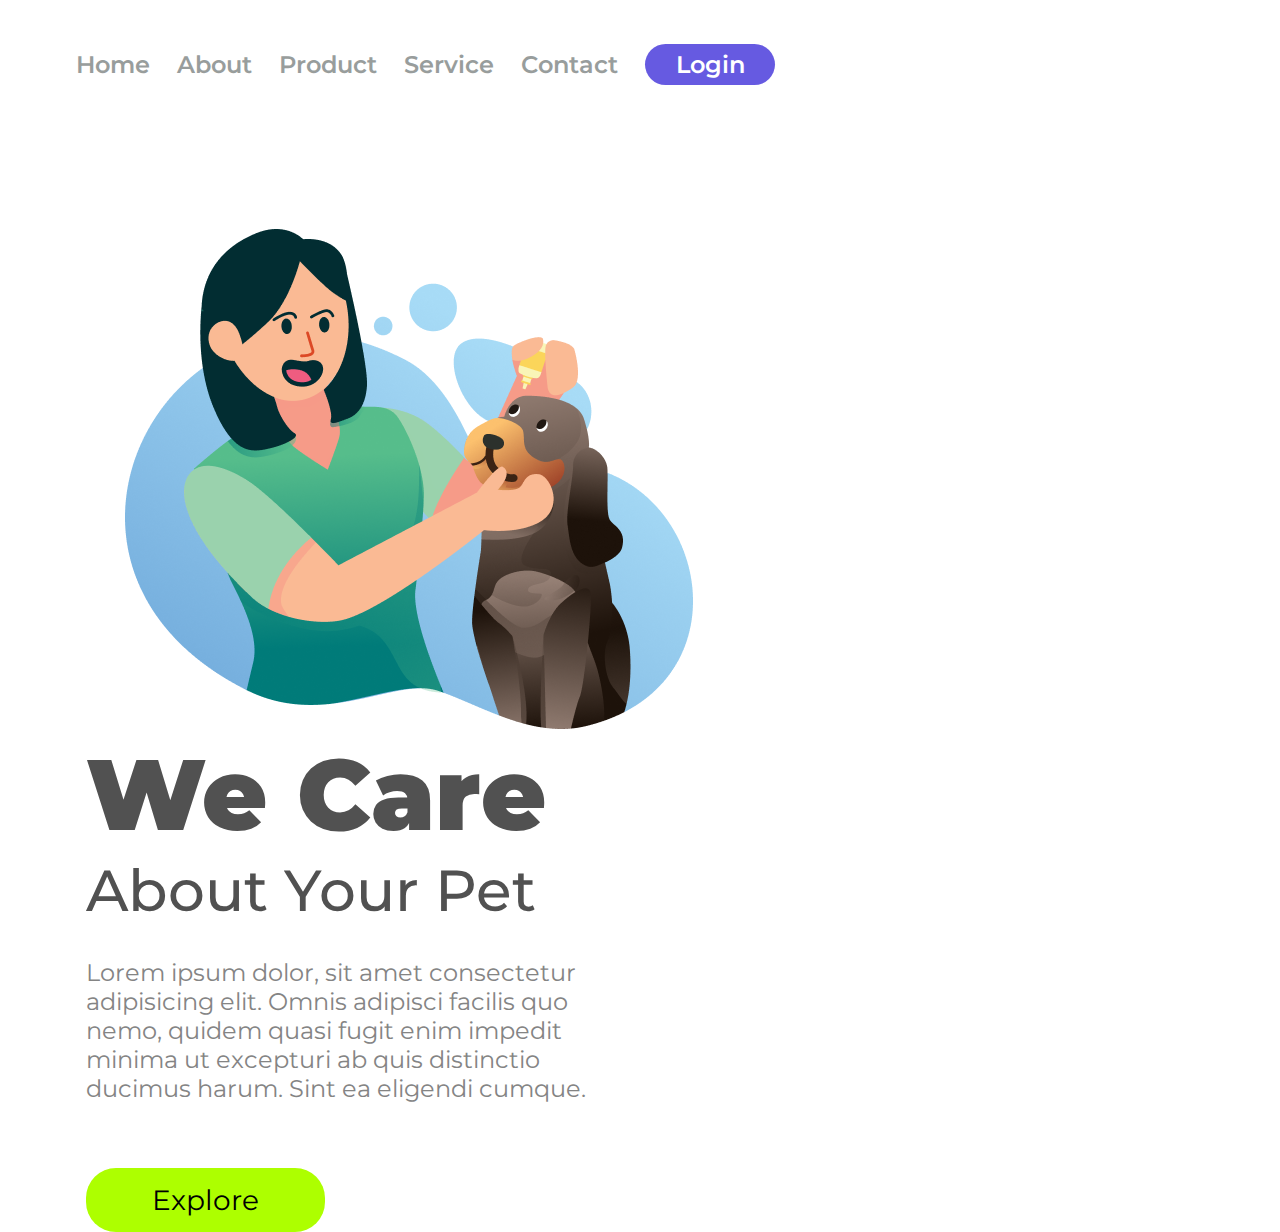
<file: Desafio CSS I/index.html>
<!DOCTYPE html>
<html lang="pt-br">
<head>
    <meta charset="UTF-8">
    <meta name="viewport" content="width=device-width, initial-scale=1.0">
    <link rel="stylesheet" href="./styles.css">
    <link rel="preconnect" href="https://fonts.googleapis.com">
    <link rel="preconnect" href="https://fonts.gstatic.com" crossorigin>
    <link href="https://fonts.googleapis.com/css2?family=Montserrat:ital,wght@0,500;0,600;0,900;1,400;1,700&display=swap" rel="stylesheet">
    <title>We Care</title>
</head>
<body>
    <header>
        <a class="link-header">Home</a>
        <a class="link-header">About</a>
        <a class="link-header">Product</a>
        <a class="link-header">Service</a>
        <a class="link-header">Contact</a>
        <button class="button-header">Login</button>
    </header>
    <main>
       
        <img src="./IMG/We care I.png" alt="We-cara-logo" class="logo-image">

    <section>
        <h1>We Care</h1>
        <h2>About Your Pet</h2>
        <p>Lorem ipsum dolor, sit amet consectetur adipisicing elit. Omnis adipisci facilis quo nemo, quidem quasi fugit enim impedit minima ut excepturi ab quis distinctio ducimus harum. Sint ea eligendi cumque.</p>
        <button class="button-main">Explore</button>
    </section>
    </main>
    </body>
</html>
</file>
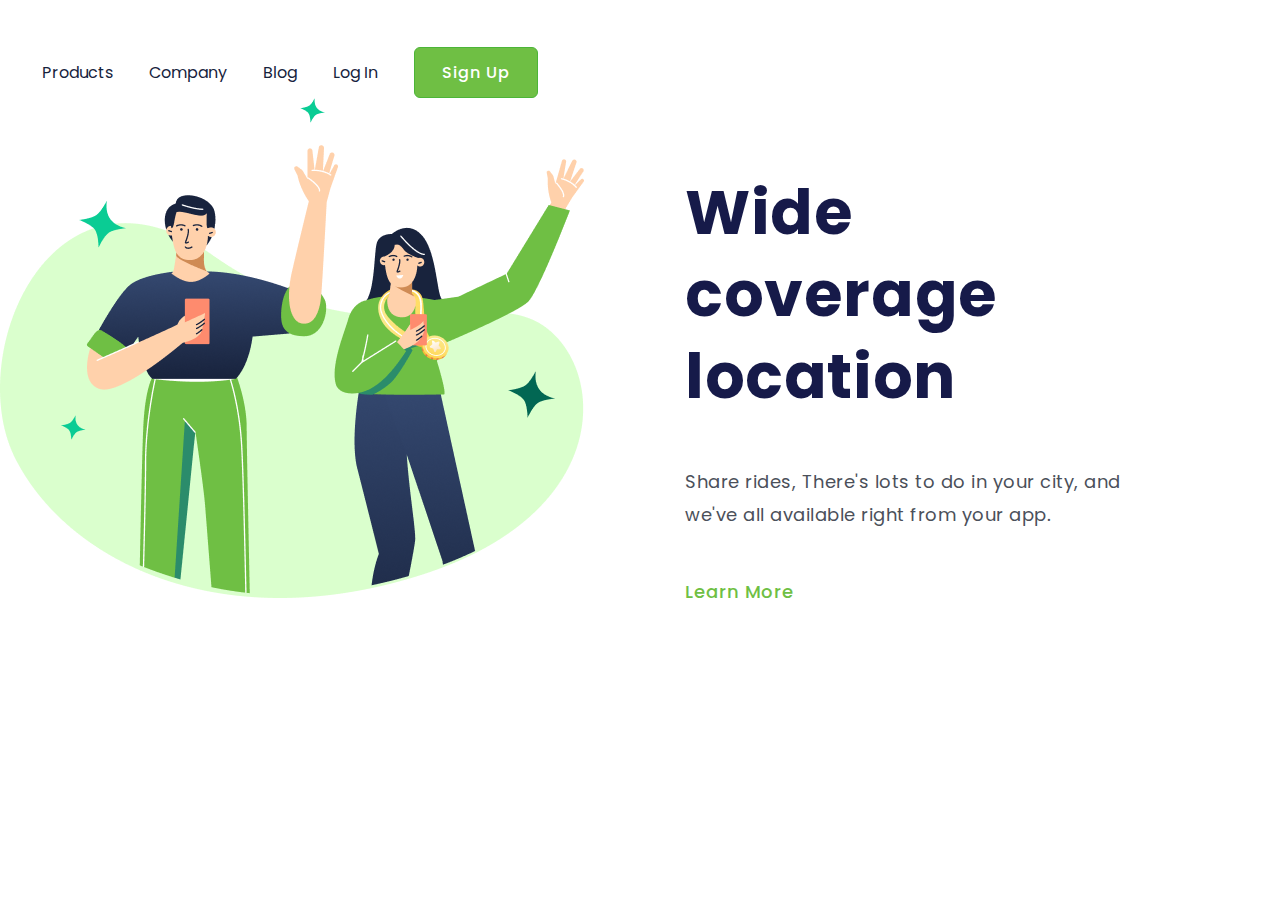
<file: Desafio CSS II/index.html>
<!DOCTYPE html>
<html lang="pt-br">
<head>
    <meta charset="UTF-8">
    <meta name="viewport" content="width=device-width, initial-scale=1.0">
    <link rel="stylesheet" href="./styles.css">
    <link rel="preconnect" href="https://fonts.googleapis.com">
    <link rel="preconnect" href="https://fonts.gstatic.com" crossorigin>
    <link href="https://fonts.googleapis.com/css2?family=Poppins:wght@400;500;700&display=swap" rel="stylesheet">
    <title>Desafio - 02 - CSS</title>
</head>
<body>
    <header>
        <a class="link-header">Products</a>
        <a class="link-header">Company</a>
        <a class="link-header">Blog</a>
        <a class="link-header">Log In</a>
        <button class="button-sign-up">Sign Up</button>       
   </header>
   <main>

    <img src="./IMG/CAsal.png" alt="Wide Coverage Location"
    class="Logo-image">

    <section>
        <h1>Wide coverage location</h1>
        <p>Share rides, There's lots to do in your city, and we've all available right from your app.</p>
        <button class="button-learn-more">Learn More</button>
    </section>
   </main>

    
</body>
</html>
</file>
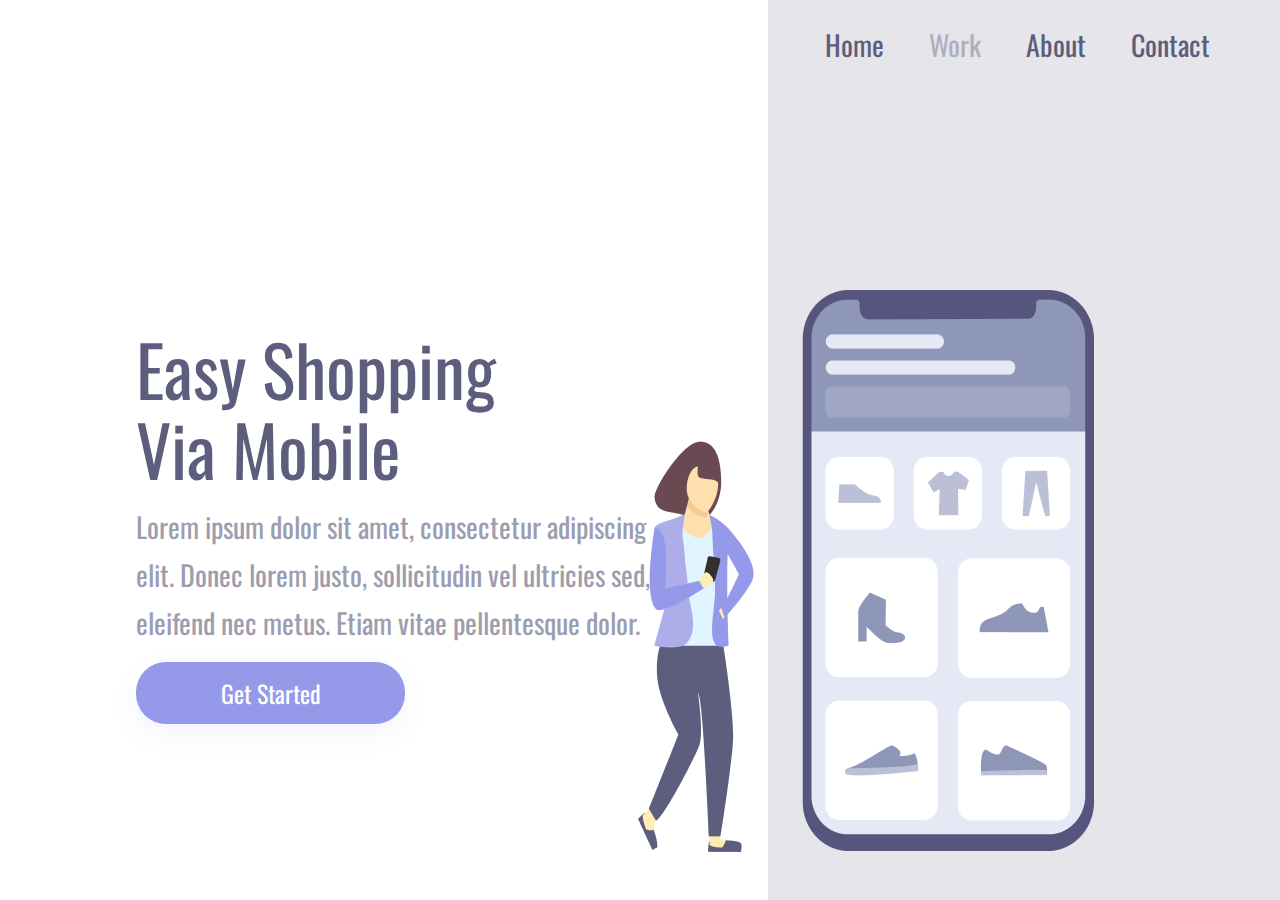
<file: Desafio CSS III/index.html>
<!DOCTYPE html>
<html lang="en">
<head>
    <meta charset="UTF-8">
    <meta name="viewport" content="width=device-width, initial-scale=1.0">
    <link rel="stylesheet" href="./style.css">
    <link rel="preconnect" href="https://fonts.googleapis.com">
    <link rel="preconnect" href="https://fonts.gstatic.com" crossorigin>
    <link href="https://fonts.googleapis.com/css2?family=Oswald&display=swap" rel="stylesheet">
    <title>CSS - Projeto</title>
</head>
<body>
    <div class="wrapper">
    <section class="container-left">
        <h1>Easy Shopping Via Mobile</h1>
    <p>Lorem ipsum dolor sit amet, consectetur  adipiscing 
        elit. Donec lorem justo, sollicitudin vel ultricies sed, 
        eleifend nec metus. Etiam vitae pellentesque dolor. </p>
        <button>Get Started</button> 
    </section>
    <section class="container-right">
        <header>
            <a>Home</a>
            <a>Work</a>
            <a>About</a>
            <a>Contact</a>
        </header>
        <img alt="loja+moça" src="IMG/Loja + Moça.png">
    </section>
</div>
       
</body>
</html>
</file>
<file: Desafio CSS I/styles.css>
*{
    font-family: 'Montserrat', sans-serif;
    margin: 0;
    padding: 0;
    box-sizing: border-box;
}

header{
    margin: 44px 0 144px 76px;
}

.link-header {
    font-weight: 600;
    font-size: 24px;
    line-height: 29px;
    color: #989D9C;
    cursor: pointer;
    margin-right: 23px;
}

.button-header {
    background: #665AE1;
    border-radius: 20.5px;
    width: 130px;
    height: 41px;
    border: none;
    font-weight: 600;
    font-size: 24px; 
    Line-height: 29.26px;
    color: #FFFFFF;
    cursor: pointer;
}
.logo-image {
    width: 568px;
    height: 500px;
    margin-left: 125px;
    display: inline-block;
}

section {
    display: inline-block;
    margin-left: 86px;
}

h1 {
    font-weight: 900;
    font-size: 100px;
    line-height: 122px;
    color: #515151;
}

h2 {
    font-weight: 500;
    font-size: 58px;
    line-height: 71px;
    color: #515151;
}

p {
    font-weight: 400px;
    font-size: 24px;
    line-height: 29px;
    color: #848484;
    width: 515px;
    margin-top: 32px;
    margin-bottom: 65px;
}

.button-main {
    background: #ADFF00;
    border-radius: 30px;
    width: 239px;
    height: 64px;
    border: none;
    cursor: pointer;
    filter: drop-shadow(0px 4px 4px rgba(0,.0,.0,));
    font-weight: 700px;
    font-size: 28px;
    line-height: 34px;
    color: #000
}

@media screen and (max-width: 900px) {
    .section {
        width: 100%;
        height: 50%;
        padding: 0%;
        margin: 0;
    }
    .link-header {
       display: none;
    }
    .button-header {
        display: none;
    }
    img {
        position: static;
        max-width: 90%;
    }

    .logo-image {
        width: 568px;
        height: 500px;
        margin-left: 36px;
        margin-inline-start: 05%;
    }
        

    h1 {
        font-size: 49px;
        line-height: 32px;
        text-align: justify;
        margin-right: 50px;
        margin-inline-end: 90px;
    }

    h2 {
        font-size: 30px;
        line-height: 52px;
        text-align: center;
        margin-right: 50px;
        margin-inline-end: 20%;

    }

    p {
        text-align: justify;
        font-size: 14px;
        line-height: 24px;
        width: auto;
        margin: 10px 50px 20px 0;
    }

    .button-main {
        display: block;
        margin: 10px 0px 0 20px
    }

}
</file>
<file: Desafio CSS II/styles.css>
*{
    font-family: 'Poppins', sans-serif;
    margin: 0;
    padding: 0;
    box-sizing: border-box;
}

header{
    margin: 47px 0 0 42px;
}

.link-header{
    font-weight: 400;
    font-size: 14x;
    line-height: 21px;
    color: #17233D;
    cursor: pointer;
    margin-right: 32px;
    cursor: pointer;
}

.button-sign-up{
    border-radius: 6px;
    border: 1px solid #4CB538;
    background: #6FBF44;
    width: 124px;
    height: 51px;
    flex-shrink: 0;
    cursor: pointer;
    font-size: 16px;
    font-weight: 500;
    line-height: 24px;
    letter-spacing: 1px;
    color: #FFFFFF;
}
.logo-image {
    margin: 163px 0 0 123px;
    display: inline-block;
}

section {
    display: inline-block;
    margin-left: 85px;
    width: 493px;
}

h1 {
    font-weight: 700px;
    font-size: 62px;
    line-height: 82px;
    letter-spacing: 0.596154px;
    color: #161a49;
}

p {
    font-weight: 400px;
    font-size: 18px;
    line-height: 33px;
    letter-spacing: 0.5PX;
    color: #4b505a;
    margin-top: 47px;
    margin-bottom: 47px;
}

.button-learn-more {
    color: #6FBF44;
    font-size: 18px;
    font-weight: 500;
    letter-spacing: 1px;
    border: none;
    background: transparent;
    cursor: pointer;
}
</file>
<file: Desafio CSS III/style.css>
*{
    margin: 0;
    padding: 0;
    box-sizing: border-box;
    font-family: 'Oswald', sans-serif;
    font-weight: 400;
}

.wrapper {
    height: 100vh;
    width: 100ww;    
}

.container-left {
    display: inline-block;
    width: 60%;
    padding: 136px;
    margin-top: 15%;
}

.container-right {
    display: inline-block;
    background-color: rgba(93, 93, 125,0.16);
    height: 100vh;
    width: 40%;
    position: absolute;
}

img {
    position: relative;
    top: 25%;
    right: 130px;
}

h1 {
    font-size: 70px;
    line-height: 80px;
    letter-spacing: 0px;
    color: #5D5D7D;
    width: 368px;
}

p {
    font-size: 28px;
    line-height: 48px;
    color: #5D5D7D;
    opacity: 0.6;
    margin: 15px 0;
    width: 540px;
}

button {
    width: 269px;
    height: 62px;
    background: #9499EA;
    box-shadow: 0px 10px 24px rgba(148, 153, 234, 0.1) ;
    border: none;
    border-radius: 30px;
    font-size: 24px;
    line-height: 36px;
    text-align: center;
    color: #FFFFFF;
}

button:hover {
    opacity: .8;
}

button:active {
    opacity: .5;
}

a{
    font-size: 28px;
    line-height: 41px;
    color: #5D5D7D;
    margin-right: 41px;
}

a:nth-child(2) {
    opacity: 0.4;
}

a:hover {
    opacity: 0.4;
}

a:active {
    opacity: 0.8;
}

header {
    margin: 24px 0 0 57px;
}

@media screen and (max-width: 900px) {
    .container-left {
        width: 100%;
        height: 50%;
        padding: 0;
        margin: 0;
    }
    
    .container-right {
        display: block;
        height: auto;
        width: 100%;
        position: static;
        padding: 40px;
    }


img {
    position: static;
    max-width: 90%;
}

header {
    display: none;
}

h1 {
    font-size: 36px;
    line-height: 52px;
    width: auto;
    margin: 58px 50px 0 50px;
    text-align: center;
}

p {
    margin: 45px 40px;
    width: auto;
    text-align: center;
    font-size: 14px;
    line-height: 24px;
}

button {
    margin: 0 auto;
    display: block;
}
}
</file>
